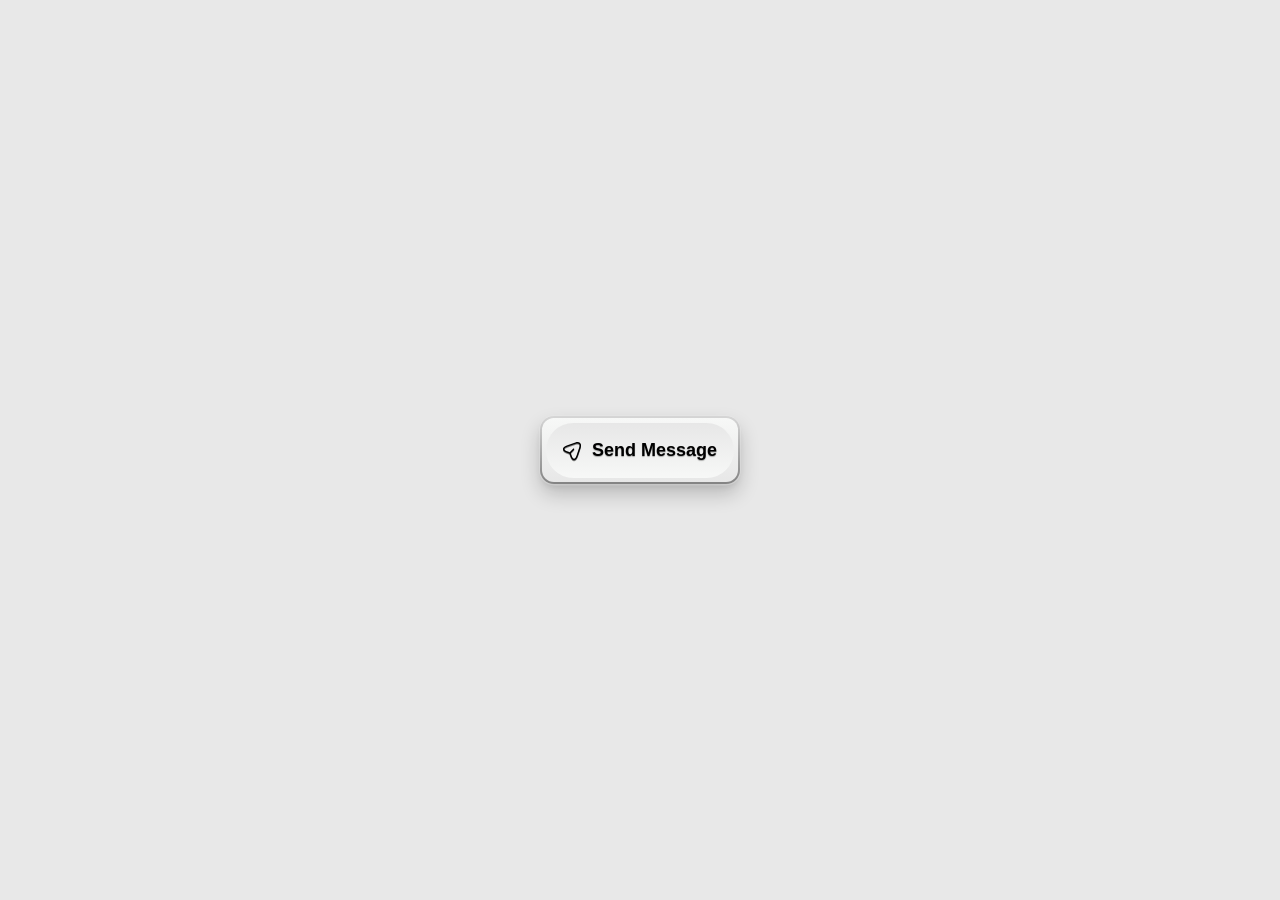
<file: Flying Send_Button Animation/index.html>
<!DOCTYPE html>
<html lang="en">
<head>
    <meta charset="UTF-8">
    <meta name="viewport" content="width=device-width, initial-scale=1.0">
    <title>Flying Send Button Animation</title>
    <link rel="stylesheet" href="style.css">
</head>
<body>
    <button class="button">
  <div class="outline"></div>
  <div class="state state--default">
    <div class="icon">
      <svg
        width="1em"
        height="1em"
        viewBox="0 0 24 24"
        fill="none"
        xmlns="http://www.w3.org/2000/svg"
      >
        <g style="filter: url(#shadow)">
          <path
            d="M14.2199 21.63C13.0399 21.63 11.3699 20.8 10.0499 16.83L9.32988 14.67L7.16988 13.95C3.20988 12.63 2.37988 10.96 2.37988 9.78001C2.37988 8.61001 3.20988 6.93001 7.16988 5.60001L15.6599 2.77001C17.7799 2.06001 19.5499 2.27001 20.6399 3.35001C21.7299 4.43001 21.9399 6.21001 21.2299 8.33001L18.3999 16.82C17.0699 20.8 15.3999 21.63 14.2199 21.63ZM7.63988 7.03001C4.85988 7.96001 3.86988 9.06001 3.86988 9.78001C3.86988 10.5 4.85988 11.6 7.63988 12.52L10.1599 13.36C10.3799 13.43 10.5599 13.61 10.6299 13.83L11.4699 16.35C12.3899 19.13 13.4999 20.12 14.2199 20.12C14.9399 20.12 16.0399 19.13 16.9699 16.35L19.7999 7.86001C20.3099 6.32001 20.2199 5.06001 19.5699 4.41001C18.9199 3.76001 17.6599 3.68001 16.1299 4.19001L7.63988 7.03001Z"
            fill="currentColor"
          ></path>
          <path
            d="M10.11 14.4C9.92005 14.4 9.73005 14.33 9.58005 14.18C9.29005 13.89 9.29005 13.41 9.58005 13.12L13.16 9.53C13.45 9.24 13.93 9.24 14.22 9.53C14.51 9.82 14.51 10.3 14.22 10.59L10.64 14.18C10.5 14.33 10.3 14.4 10.11 14.4Z"
            fill="currentColor"
          ></path>
        </g>
        <defs>
          <filter id="shadow">
            <fedropshadow
              dx="0"
              dy="1"
              stdDeviation="0.6"
              flood-opacity="0.5"
            ></fedropshadow>
          </filter>
        </defs>
      </svg>
    </div>
    <p>
      <span style="--i:0">S</span>
      <span style="--i:1">e</span>
      <span style="--i:2">n</span>
      <span style="--i:3">d</span>
      <span style="--i:4">M</span>
      <span style="--i:5">e</span>
      <span style="--i:6">s</span>
      <span style="--i:7">s</span>
      <span style="--i:8">a</span>
      <span style="--i:9">g</span>
      <span style="--i:10">e</span>
    </p>
  </div>
  <div class="state state--sent">
    <div class="icon">
      <svg
        xmlns="http://www.w3.org/2000/svg"
        fill="none"
        viewBox="0 0 24 24"
        height="1em"
        width="1em"
        stroke-width="0.5px"
        stroke="black"
      >
        <g style="filter: url(#shadow)">
          <path
            fill="currentColor"
            d="M12 22.75C6.07 22.75 1.25 17.93 1.25 12C1.25 6.07 6.07 1.25 12 1.25C17.93 1.25 22.75 6.07 22.75 12C22.75 17.93 17.93 22.75 12 22.75ZM12 2.75C6.9 2.75 2.75 6.9 2.75 12C2.75 17.1 6.9 21.25 12 21.25C17.1 21.25 21.25 17.1 21.25 12C21.25 6.9 17.1 2.75 12 2.75Z"
          ></path>
          <path
            fill="currentColor"
            d="M10.5795 15.5801C10.3795 15.5801 10.1895 15.5001 10.0495 15.3601L7.21945 12.5301C6.92945 12.2401 6.92945 11.7601 7.21945 11.4701C7.50945 11.1801 7.98945 11.1801 8.27945 11.4701L10.5795 13.7701L15.7195 8.6301C16.0095 8.3401 16.4895 8.3401 16.7795 8.6301C17.0695 8.9201 17.0695 9.4001 16.7795 9.6901L11.1095 15.3601C10.9695 15.5001 10.7795 15.5801 10.5795 15.5801Z"
          ></path>
        </g>
      </svg>
    </div>
    <p>
      <span style="--i:5">S</span>
      <span style="--i:6">e</span>
      <span style="--i:7">n</span>
      <span style="--i:8">t</span>
    </p>
  </div>
</button>

</body>
</html>
</file>
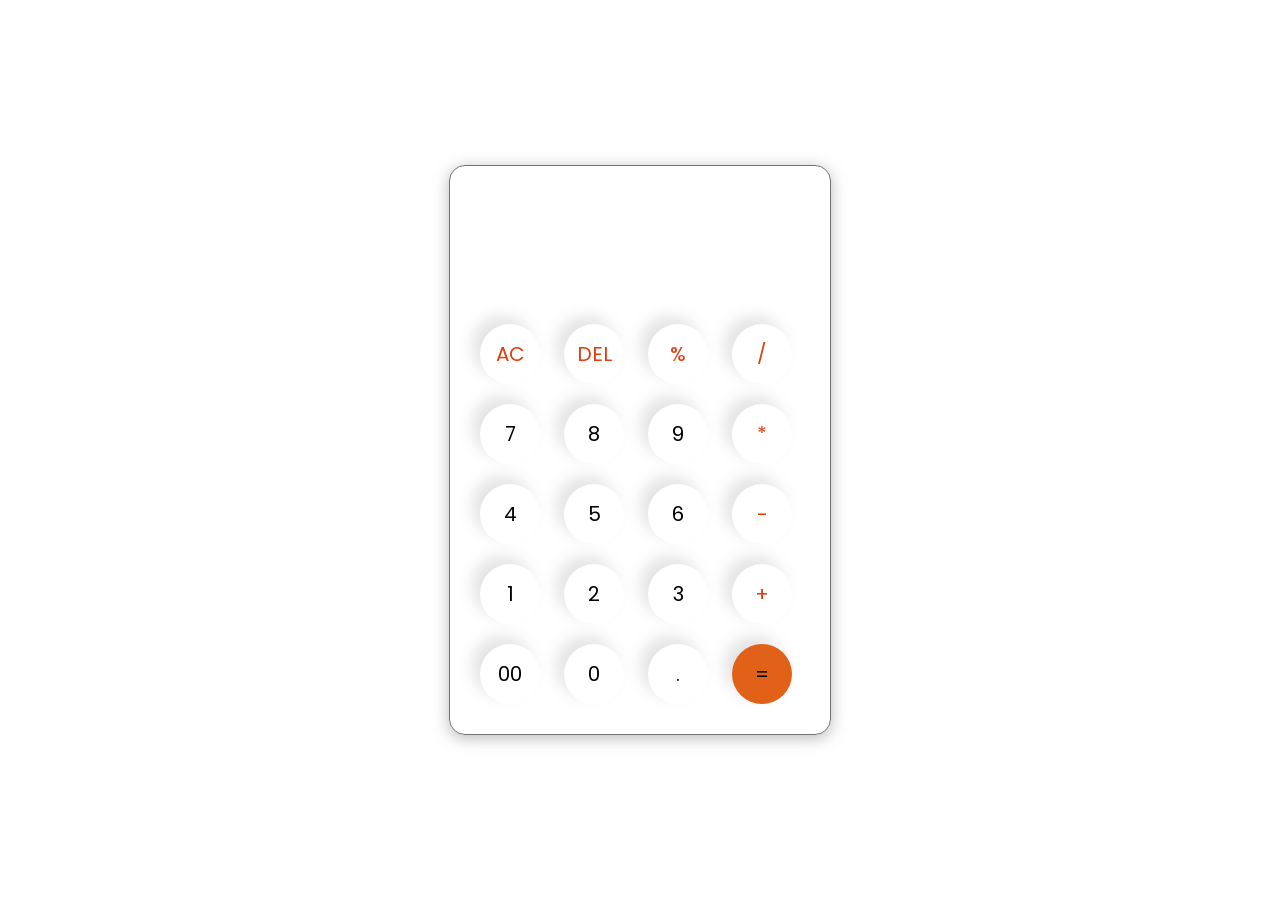
<file: Graphical_Calculator/index.html>
<!DOCTYPE html>
<html lang="en">
<head>
    <meta charset="UTF-8">
    <meta name="viewport" content="width=device-width, initial-scale=1.0">
    <link rel="stylesheet" href="style.css">
    <title>Calculator - By code Traversal</title>
</head>
<body>
    <div class="calculator">
        <input type="text" placeholder="0" id="inputBox">
        <div>
            <button class="oparator">AC</button>
            <button class="oparator">DEL</button>
            <button class="oparator">%</button>
            <button class="oparator">/</button>
        </div>
        <div>
            <button>7</button>
            <button>8</button>
            <button>9</button>
            <button class="oparator">*</button>
        </div>
        <div>
            <button>4</button>
            <button>5</button>
            <button>6</button>
            <button class="oparator">-</button>
        </div>
        <div>
            <button>1</button>
            <button>2</button>
            <button>3</button>
            <button class="oparator">+</button>
        </div>
        <div >
            <button>00</button>
            <button>0</button>
            <button>.</button>
            <button class="equals">=</button>
        </div>
    </div>
    <script src="script.js"></script>

</body>
</html>
</file>
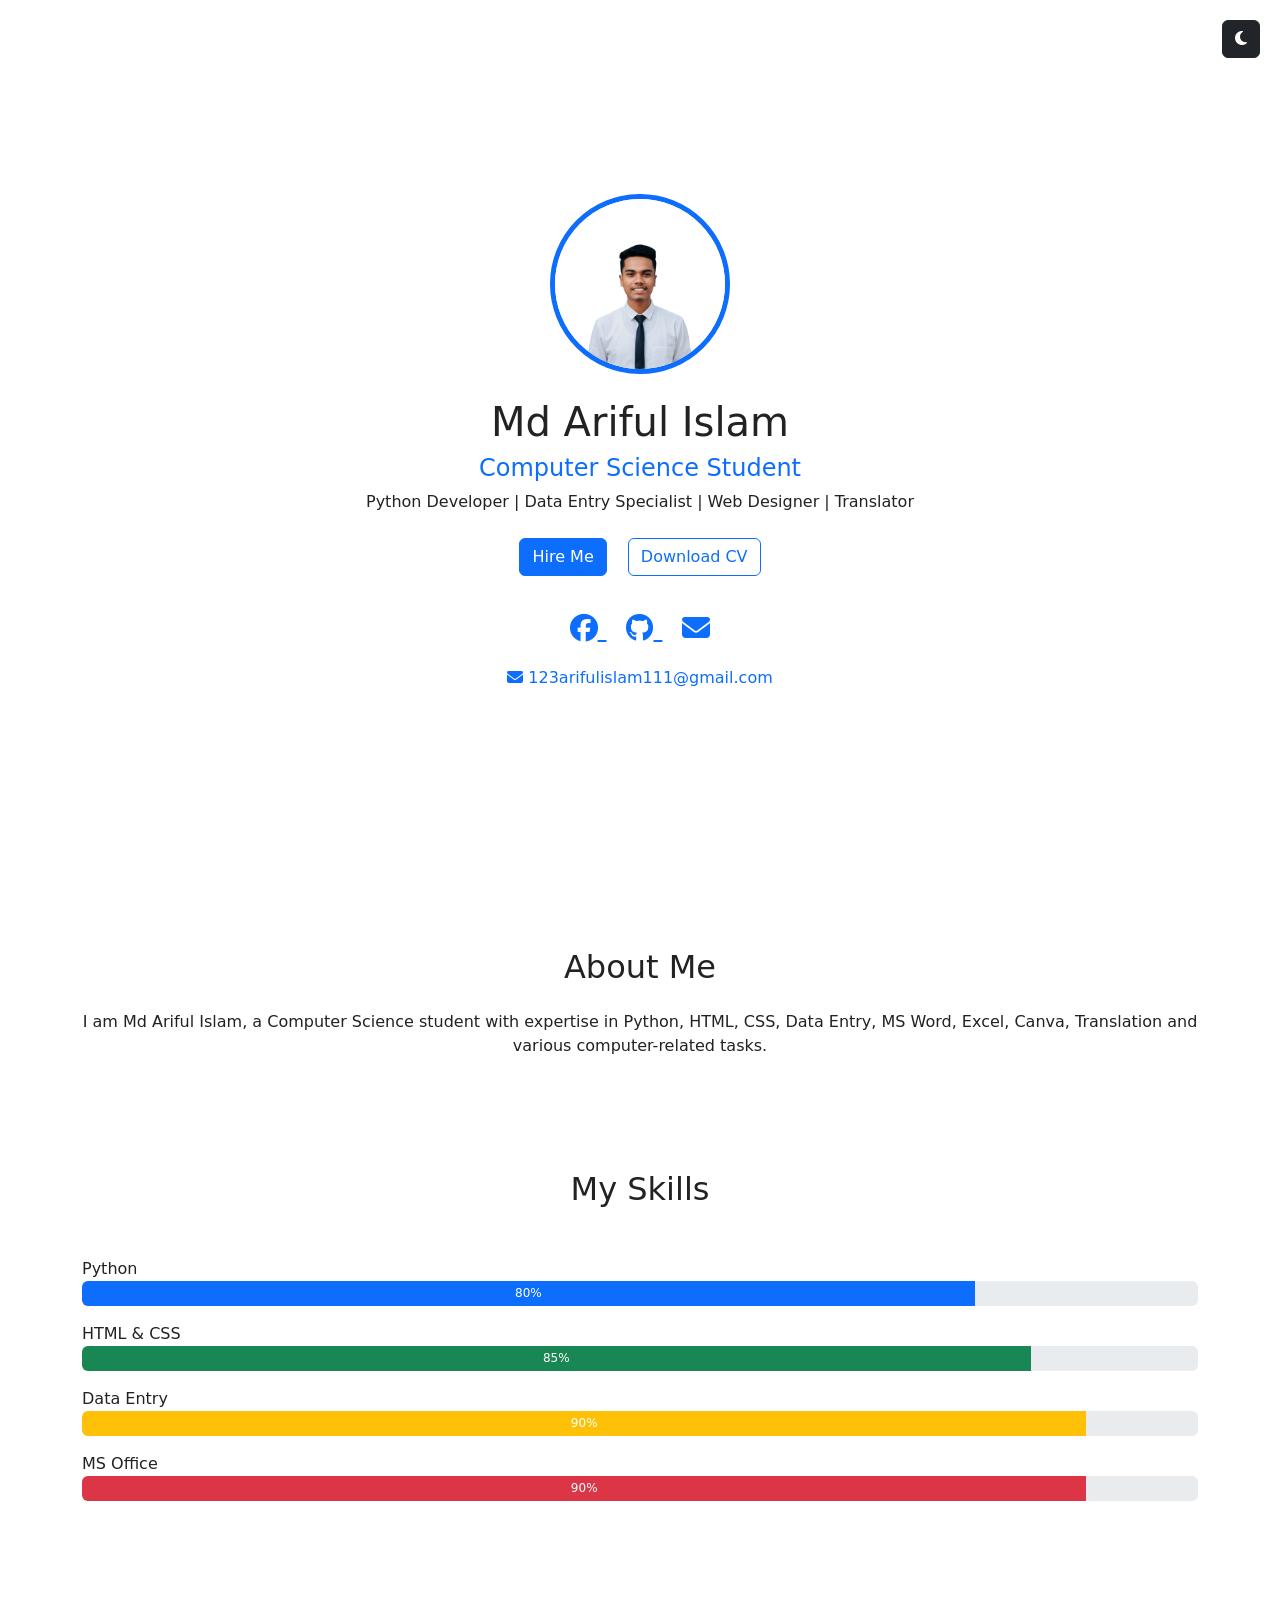
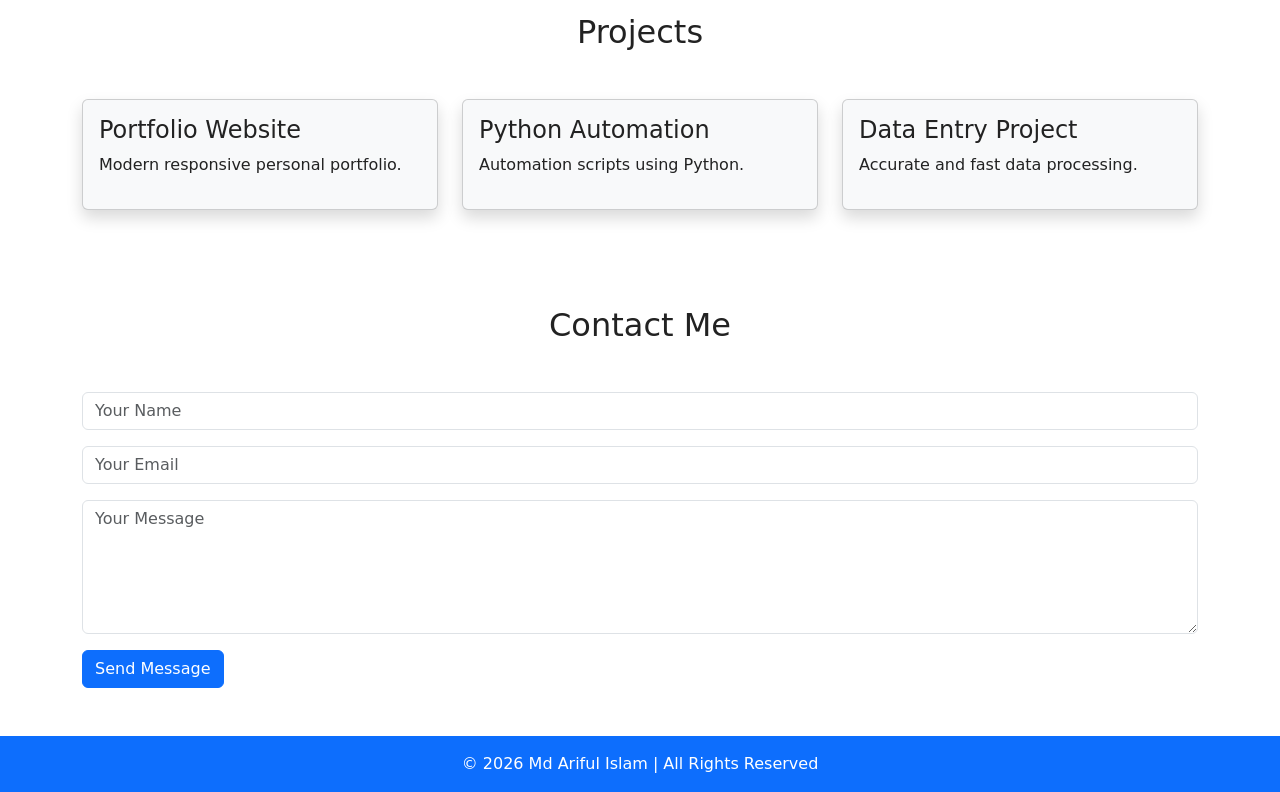
<file: portfolio_demo/index.html>
<!DOCTYPE html>
<html lang="en">
    <head>
        <meta charset="UTF-8">
        <meta name="viewport" content="width=device-width, initial-scale=1">

        <title>Md Ariful Islam | Portfolio</title>

        <link href="https://cdn.jsdelivr.net/npm/bootstrap@5.3.3/dist/css/bootstrap.min.css" rel="stylesheet">

        <link href="https://unpkg.com/aos@2.3.4/dist/aos.css" rel="stylesheet">

        <link rel="stylesheet"
        href="https://cdnjs.cloudflare.com/ajax/libs/font-awesome/6.5.1/css/all.min.css">

        <style>

            :root{
            --bg:#ffffff;
            --text:#222;
            --card:#f8f9fa;
            }

            .dark{
            --bg:#121212;
            --text:#ffffff;
            --card:#1f1f1f;
            }

            body{
            background:var(--bg);
            color:var(--text);
            transition:.4s;
            }

            .card{
            background:var(--card);
            }

            .hero{
            min-height:100vh;
            display:flex;
            align-items:center;
            justify-content:center;
            text-align:center;
            }

            .profile{
            width:180px;
            height:180px;
            border-radius:50%;
            border:5px solid #0d6efd;
            object-fit:cover;
            }

            .skill-bar{
            height:25px;
            }
            .card{
            background: var(--card);
            color: var(--text);
            transition: .4s;
            }

            .social a{
            font-size:28px;
            margin:10px;
            color:#0d6efd;
            }

            .social a:hover{
            color:#084298;
            }

            .theme-btn{
            position:fixed;
            top:20px;
            right:20px;
            z-index:1000;
            }

        </style>
    </head>
    <body>

        <button class="btn btn-dark theme-btn" onclick="toggleTheme()">
            <i class="fas fa-moon"></i>
        </button>

        <section class="hero container">

            <div data-aos="zoom-in">

                <img src="image/ariful.png" alt="Profile Picture"
                class="profile">

                <h1 class="mt-4">Md Ariful Islam</h1>
                <h4 class="text-primary">Computer Science Student</h4>
                <p>
                    Python Developer | Data Entry Specialist |
                    Web Designer | Translator
                </p>

                <a href="#contact" class="btn btn-primary m-2">
                    Hire Me
                </a>
                <a href="cv.pdf" class="btn btn-outline-primary m-2" download>
                    Download CV
                </a>
                <div class="social mt-4">

                    <a href="https://www.facebook.com/arifulbd2.0/" target="_blank" rel="noopener noreferrer" title="Facebook">
                        <i class="fab fa-facebook"></i>
                    </a>

                    <a href="https://github.com/arifulbd-20050" target="_blank" rel="noopener noreferrer" title="GitHub">
                        <i class="fab fa-github"></i>
                    </a>

                    <a href="mailto:123arifulislam111@gmail.com" title="Send Email">
                        <i class="fas fa-envelope"></i>
                    </a>

                </div>
                <p class="mt-3">
                    <i class="fas fa-envelope text-primary"></i>
                    <a href="mailto:123arifulislam111@gmail.com" class="text-decoration-none">
                        123arifulislam111@gmail.com
                    </a>
                </p>
            </div>
        </section>

        <section class="container py-5">

            <h2 class="text-center mb-4">About Me</h2>
            <p class="text-center">
                I am Md Ariful Islam, a Computer Science student
                with expertise in Python, HTML, CSS, Data Entry,
                MS Word, Excel, Canva, Translation and various
                computer-related tasks.
            </p>

        </section>

        <section class="container py-5">

            <h2 class="text-center mb-5">
                My Skills
            </h2>

            <div class="mb-3">
                Python
                <div class="progress skill-bar">
                    <div class="progress-bar" style="width:80%">
                        80%
                    </div>
                </div>
            </div>

            <div class="mb-3">
                HTML & CSS
                <div class="progress skill-bar">
                    <div class="progress-bar bg-success" style="width:85%">
                        85%
                    </div>
                </div>
            </div>

                <div class="mb-3">
                    Data Entry
                    <div class="progress skill-bar">
                        <div class="progress-bar bg-warning" style="width:90%">
                            90%
                        </div>
                    </div>
                </div>

            <div class="mb-3">
                MS Office
                <div class="progress skill-bar">
                    <div class="progress-bar bg-danger" style="width:90%">
                        90%
                    </div>
                </div>
            </div>

        </section>

        <section class="container py-5">

            <h2 class="text-center mb-5">
                Projects
            </h2>

            <div class="row">

                <div class="col-md-4">
                    <div class="card p-3 shadow">
                        <h4>Portfolio Website</h4>
                        <p>
                            Modern responsive personal portfolio.
                        </p>
                    </div>
                </div>

                <div class="col-md-4">
                    <div class="card p-3 shadow">
                        <h4>Python Automation</h4>
                        <p>
                            Automation scripts using Python.
                        </p>
                    </div>
                </div>

                <div class="col-md-4">
                    <div class="card p-3 shadow">
                        <h4>Data Entry Project</h4>
                        <p>
                            Accurate and fast data processing.
                        </p>
                    </div>
                </div>

            </div>

        </section>

        <section id="contact" class="container py-5">

            <h2 class="text-center mb-5">
                Contact Me
            </h2>

            <form action="https://formsubmit.co/123arifulislam111@gmail.com" method="POST">

                <div class="mb-3">
                    <input type="text" name="name" class="form-control" placeholder="Your Name" required>
                </div>

                <div class="mb-3">
                    <input type="email" name="email" class="form-control" placeholder="Your Email" required>
                </div>

                <div class="mb-3">
                    <textarea name="message" class="form-control" rows="5" placeholder="Your Message" required></textarea>
                </div>

                <button type="submit" class="btn btn-primary">
                    Send Message
                </button>

            </form>

        </section>


        <footer class="bg-primary text-white text-center p-3">
            © <span id="year"></span> Md Ariful Islam | All Rights Reserved
        </footer>

        <script src="https://unpkg.com/aos@2.3.4/dist/aos.js"></script>

        <script>

            AOS.init();
            function toggleTheme() {
            document.body.classList.toggle('dark');

            const icon = document.querySelector('.theme-btn i');

            if(document.body.classList.contains('dark')){
            icon.classList.remove('fa-moon');
            icon.classList.add('fa-sun');
            } else {
            icon.classList.remove('fa-sun');
            icon.classList.add('fa-moon');
                }
            }

            document.getElementById("year").textContent = new Date().getFullYear();
        </script>

    </body>
</html>
</file>
<file: Flying Send_Button Animation/style.css>
* {
    margin: 0;
    padding: 0;
    box-sizing: border-box;
}

body {
    height: 100vh;
    display: flex;
    justify-content: center;
    align-items: center;
    background-color: #e8e8e8;
}
.button {
  --primary: #ff5569;
  --neutral-1: #f7f8f7;
  --neutral-2: #e7e7e7;
  --radius: 14px;

  cursor: pointer;
  border-radius: var(--radius);
  text-shadow: 0 1px 1px rgba(0, 0, 0, 0.3);
  border: none;
  box-shadow: 0 0.5px 0.5px 1px rgba(255, 255, 255, 0.2),
    0 10px 20px rgba(0, 0, 0, 0.2), 0 4px 5px 0px rgba(0, 0, 0, 0.05);
  display: flex;
  align-items: center;
  justify-content: center;
  position: relative;
  transition: all 0.3s ease;
  min-width: 200px;
  padding: 20px;
  height: 68px;
  font-family: "Galano Grotesque", Poppins, Montserrat, sans-serif;
  font-style: normal;
  font-size: 18px;
  font-weight: 600;
}
.button:hover {
  transform: scale(1.02);
  box-shadow: 0 0 1px 2px rgba(255, 255, 255, 0.3),
    0 15px 30px rgba(0, 0, 0, 0.3), 0 10px 3px -3px rgba(0, 0, 0, 0.04);
}
.button:active {
  transform: scale(1);
  box-shadow: 0 0 1px 2px rgba(255, 255, 255, 0.3),
    0 10px 3px -3px rgba(0, 0, 0, 0.2);
}
.button:after {
  content: "";
  position: absolute;
  inset: 0;
  border-radius: var(--radius);
  border: 2.5px solid transparent;
  background: linear-gradient(var(--neutral-1), var(--neutral-2)) padding-box,
    linear-gradient(to bottom, rgba(0, 0, 0, 0.1), rgba(0, 0, 0, 0.45))
      border-box;
  z-index: 0;
  transition: all 0.4s ease;
}
.button:hover::after {
  transform: scale(1.05, 1.1);
  box-shadow: inset 0 -1px 3px 0 rgba(255, 255, 255, 1);
}
.button::before {
  content: "";
  inset: 7px 6px 6px 6px;
  position: absolute;
  background: linear-gradient(to top, var(--neutral-1), var(--neutral-2));
  border-radius: 30px;
  filter: blur(0.5px);
  z-index: 2;
}
.state p {
  display: flex;
  align-items: center;
  justify-content: center;
}
.state .icon {
  position: absolute;
  left: 0;
  top: 0;
  bottom: 0;
  margin: auto;
  transform: scale(1.25);
  transition: all 0.3s ease;
  display: flex;
  align-items: center;
  justify-content: center;
}
.state .icon svg {
  overflow: visible;
}

/* Outline */
.outline {
  position: absolute;
  border-radius: inherit;
  overflow: hidden;
  z-index: 1;
  opacity: 0;
  transition: opacity 0.4s ease;
  inset: -2px -3.5px;
}
.outline::before {
  content: "";
  position: absolute;
  inset: -100%;
  background: conic-gradient(
    from 180deg,
    transparent 60%,
    white 80%,
    transparent 100%
  );
  animation: spin 2s linear infinite;
  animation-play-state: paused;
}
@keyframes spin {
  0% {
    transform: rotate(0deg);
  }
  100% {
    transform: rotate(360deg);
  }
}
.button:hover .outline {
  opacity: 1;
}
.button:hover .outline::before {
  animation-play-state: running;
}

/* Letters */
.state p span {
  display: block;
  opacity: 0;
  animation: slideDown 0.8s ease forwards calc(var(--i) * 0.03s);
}
.button:hover p span {
  opacity: 1;
  animation: wave 0.5s ease forwards calc(var(--i) * 0.02s);
}
.button:focus p span {
  opacity: 1;
  animation: disapear 0.6s ease forwards calc(var(--i) * 0.03s);
}
@keyframes wave {
  30% {
    opacity: 1;
    transform: translateY(4px) translateX(0) rotate(0);
  }
  50% {
    opacity: 1;
    transform: translateY(-3px) translateX(0) rotate(0);
    color: var(--primary);
  }
  100% {
    opacity: 1;
    transform: translateY(0) translateX(0) rotate(0);
  }
}
@keyframes slideDown {
  0% {
    opacity: 0;
    transform: translateY(-20px) translateX(5px) rotate(-90deg);
    color: var(--primary);
    filter: blur(5px);
  }
  30% {
    opacity: 1;
    transform: translateY(4px) translateX(0) rotate(0);
    filter: blur(0);
  }
  50% {
    opacity: 1;
    transform: translateY(-3px) translateX(0) rotate(0);
  }
  100% {
    opacity: 1;
    transform: translateY(0) translateX(0) rotate(0);
  }
}
@keyframes disapear {
  from {
    opacity: 1;
  }
  to {
    opacity: 0;
    transform: translateX(5px) translateY(20px);
    color: var(--primary);
    filter: blur(5px);
  }
}

/* Plane */
.state--default .icon svg {
  animation: land 0.6s ease forwards;
}
.button:hover .state--default .icon {
  transform: rotate(45deg) scale(1.25);
}
.button:focus .state--default svg {
  animation: takeOff 0.8s linear forwards;
}
.button:focus .state--default .icon {
  transform: rotate(0) scale(1.25);
}
@keyframes takeOff {
  0% {
    opacity: 1;
  }
  60% {
    opacity: 1;
    transform: translateX(70px) rotate(45deg) scale(2);
  }
  100% {
    opacity: 0;
    transform: translateX(160px) rotate(45deg) scale(0);
  }
}
@keyframes land {
  0% {
    transform: translateX(-60px) translateY(30px) rotate(-50deg) scale(2);
    opacity: 0;
    filter: blur(3px);
  }
  100% {
    transform: translateX(0) translateY(0) rotate(0);
    opacity: 1;
    filter: blur(0);
  }
}

/* Contrail */
.state--default .icon:before {
  content: "";
  position: absolute;
  top: 50%;
  height: 2px;
  width: 0;
  left: -5px;
  background: linear-gradient(to right, transparent, rgba(0, 0, 0, 0.5));
}
.button:focus .state--default .icon:before {
  animation: contrail 0.8s linear forwards;
}
@keyframes contrail {
  0% {
    width: 0;
    opacity: 1;
  }
  8% {
    width: 15px;
  }
  60% {
    opacity: 0.7;
    width: 80px;
  }
  100% {
    opacity: 0;
    width: 160px;
  }
}

/* States */
.state {
  padding-left: 29px;
  z-index: 2;
  display: flex;
  position: relative;
}
.state--default span:nth-child(4) {
  margin-right: 5px;
}
.state--sent {
  display: none;
}
.state--sent svg {
  transform: scale(1.25);
  margin-right: 8px;
}
.button:focus .state--default {
  position: absolute;
}
.button:focus .state--sent {
  display: flex;
}
.button:focus .state--sent span {
  opacity: 0;
  animation: slideDown 0.8s ease forwards calc(var(--i) * 0.2s);
}
.button:focus .state--sent .icon svg {
  opacity: 0;
  animation: appear 1.2s ease forwards 0.8s;
}
@keyframes appear {
  0% {
    opacity: 0;
    transform: scale(4) rotate(-40deg);
    color: var(--primary);
    filter: blur(4px);
  }
  30% {
    opacity: 1;
    transform: scale(0.6);
    filter: blur(1px);
  }
  50% {
    opacity: 1;
    transform: scale(1.2);
    filter: blur(0);
  }
  100% {
    opacity: 1;
    transform: scale(1);
  }
}
</file>
<file: Graphical_Calculator/style.css>
@import url('https://fonts.googleapis.com/css2?family=Poppins:ital,wght@0,100;0,200;0,300;0,400;0,500;0,600;0,700;0,800;0,900;1,100;1,200;1,300;1,400;1,500;1,600;1,700;1,800;1,900&family=Roboto:ital,wght@0,100..900;1,100..900&display=swap');
*{
    margin: 0;
    padding: 0;
    box-sizing: border-box;
    font-family: "Poppins", sans-serif;
}
body{
    width: 100%;
    height: 100vh;  
    display: flex;
    justify-content: center;
    align-items: center;
    background: liner-gradient(45gdeg, #0a0a0a, #3a4452);
}
.calculator{
    border: 1px solid #717377;
    padding: 20px;
    border-radius: 16px;
    background: transparent;
    box-shadow: 0px 3px 15px rgba(113, 115, 119, 0.5);
}
input{
    width: 320px;
    border: none;
    padding: 24px;
    margin: 10px;
    background: transparent;
    box-shadow: 0px 3px 15px rgbs(84, 84, 84, 0.1);
    font-size: 40px;
    text-align: right;
    cursor: pointer;
}
input::placeholder{
    color: #ffffff;
}
button{
    width: 60px;;
    height: 60px;
    border: none;
    margin: 10px;
    border-radius: 50%;
    background: transparent;
    font-size: 20px;
    box-shadow: -8px -8px 15px rgba(113, 115, 119, 0.2);
    cursor: pointer;
}
.equals{
    background:#e06117;
}
.oparator{
    color: #df3e0d;
}
</file>
